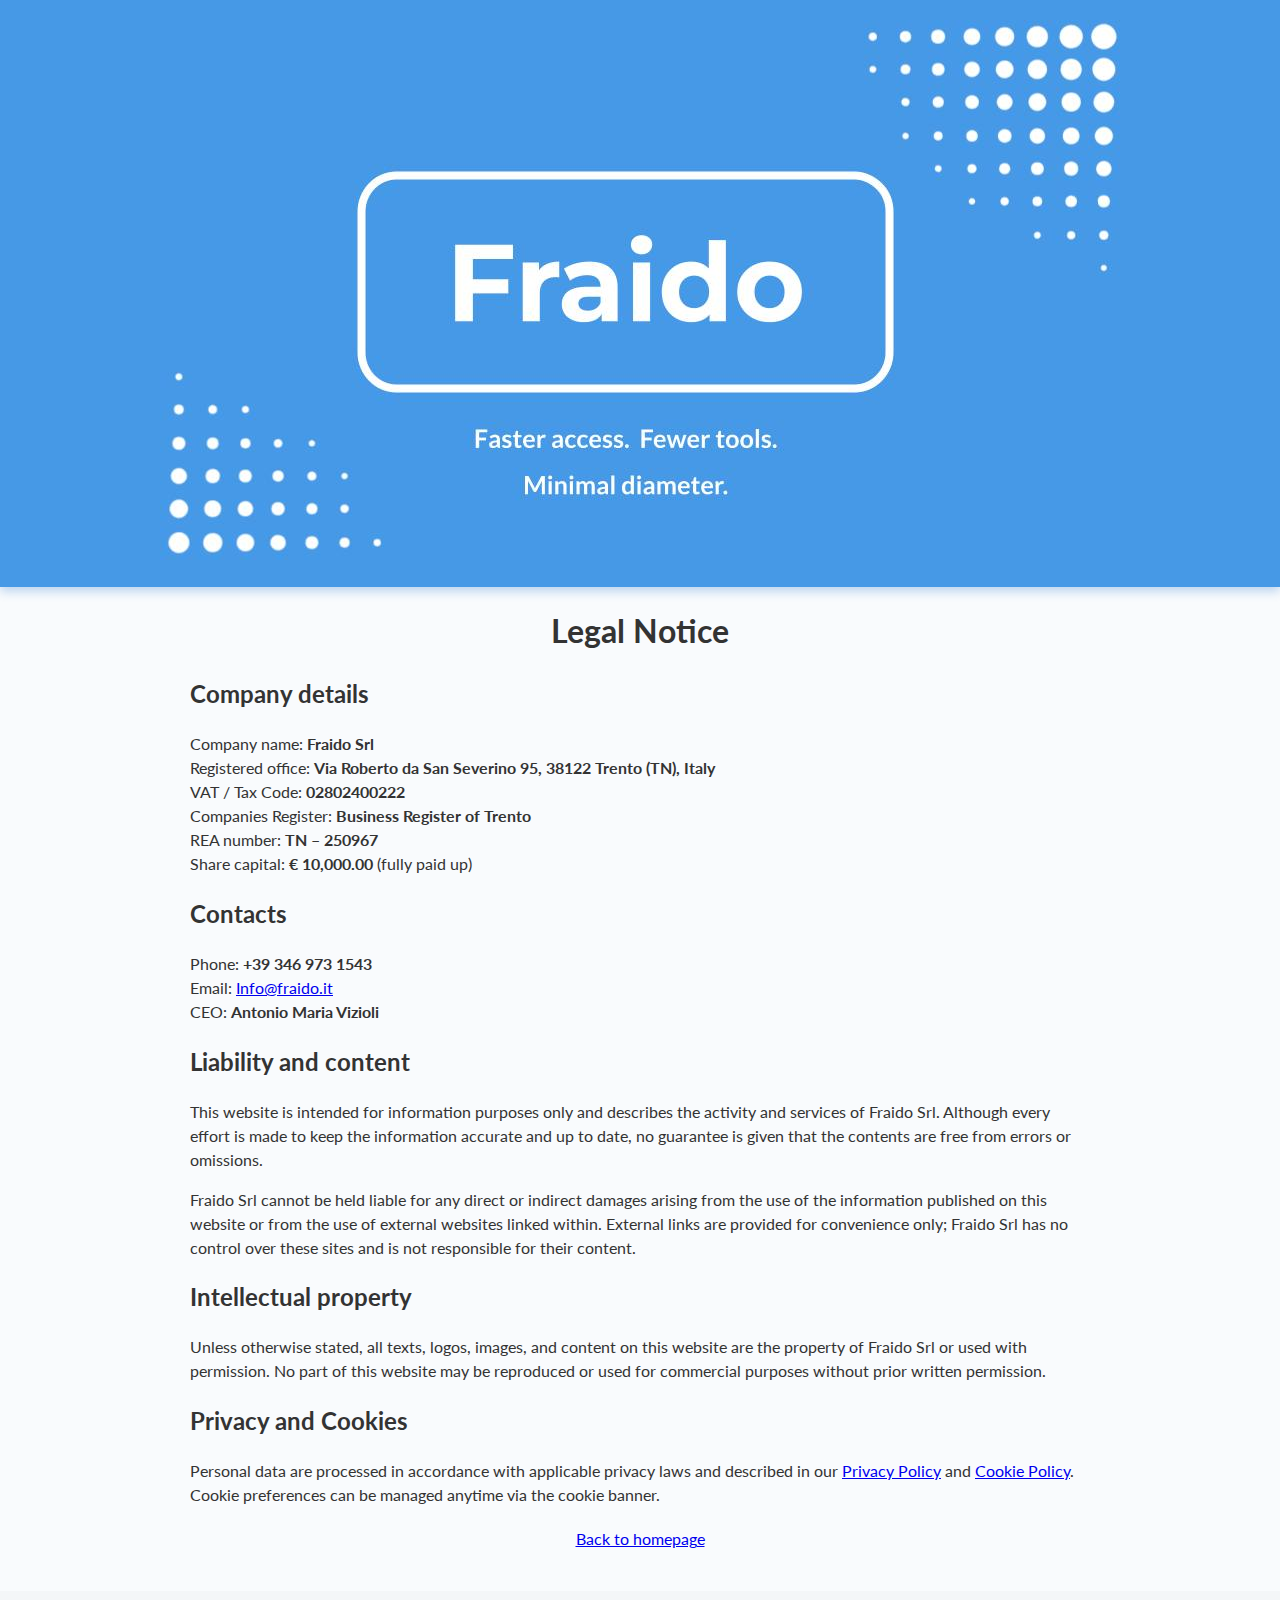
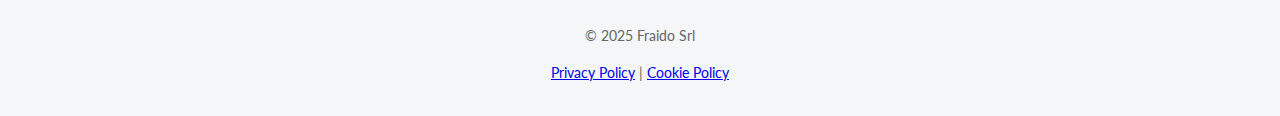
<file: note-legali.html>
<!DOCTYPE html>
<html lang="en">
<head>
    <meta charset="UTF-8" />
    <title>Fraido – Legal Notice</title>
    <meta name="viewport" content="width=device-width, initial-scale=1" />
    <link rel="stylesheet" href="style.css?v=20251017" />
</head>
<body>
    <header>
        <img src="images/thumbnail.jpg" alt="Fraido logo" class="logo" id="logoFraido" />
    </header>

    <main style="max-width: 900px; margin: 20px auto; font-family: 'Lato', Arial, sans-serif; color: #333; line-height: 1.5;">
        <h1 style="text-align: center; margin-top: 0;">Legal Notice</h1>

        <section>
            <h2>Company details</h2>
            <p>
                Company name: <strong>Fraido Srl</strong><br />
                Registered office: <strong>Via Roberto da San Severino 95, 38122 Trento (TN), Italy</strong><br />
                VAT / Tax Code: <strong>02802400222</strong><br />
                Companies Register: <strong>Business Register of Trento</strong><br />
                REA number: <strong>TN – 250967</strong><br />
                Share capital: <strong>€ 10,000.00</strong> (fully paid up)
            </p>
        </section>

        <section>
            <h2>Contacts</h2>
            <p>
                Phone: <strong>+39 346 973 1543</strong><br />
                Email: <a href="mailto:Info@fraido.it">Info@fraido.it</a><br />
                CEO: <strong>Antonio Maria Vizioli</strong>
            </p>
        </section>

        <section>
            <h2>Liability and content</h2>
            <p>
                This website is intended for information purposes only and describes the activity
                and services of Fraido Srl. Although every effort is made to keep the information
                accurate and up to date, no guarantee is given that the contents are free from
                errors or omissions.
            </p>
            <p>
                Fraido Srl cannot be held liable for any direct or indirect damages arising from
                the use of the information published on this website or from the use of external
                websites linked within. External links are provided for convenience only; Fraido
                Srl has no control over these sites and is not responsible for their content.
            </p>
        </section>

        <section>
            <h2>Intellectual property</h2>
            <p>
                Unless otherwise stated, all texts, logos, images, and content on this website
                are the property of Fraido Srl or used with permission. No part of this website
                may be reproduced or used for commercial purposes without prior written permission.
            </p>
        </section>

        <section>
            <h2>Privacy and Cookies</h2>
            <p>
                Personal data are processed in accordance with applicable privacy laws and described
                in our <a href="https://www.iubenda.com/privacy-policy/38902956" target="_blank" rel="noopener noreferrer">Privacy Policy</a>
                and <a href="https://www.iubenda.com/privacy-policy/38902956/cookie-policy" target="_blank" rel="noopener noreferrer">Cookie Policy</a>.
                Cookie preferences can be managed anytime via the cookie banner.
            </p>
        </section>

        <div style="text-align: center; margin-top: 20px;">
            <a href="index.html">Back to homepage</a>
        </div>
    </main>

    <footer style="text-align:center; margin-top: 40px;">
        <p>&copy; 2025 Fraido Srl</p>
        <p>
            <a href="https://www.iubenda.com/privacy-policy/38902956" class="iubenda-white iubenda-noiframe iubenda-embed" title="Privacy Policy">Privacy Policy</a>
            <script type="text/javascript">
                (function (w,d) {
                    var loader = function () {
                        var s = d.createElement("script"),
                            tag = d.getElementsByTagName("script")[0];
                        s.src="https://cdn.iubenda.com/iubenda.js";
                        tag.parentNode.insertBefore(s,tag);
                    };
                    if(w.addEventListener){
                        w.addEventListener("load", loader, false);
                    }else if(w.attachEvent){
                        w.attachEvent("onload", loader);
                    }else{
                        w.onload = loader;
                    }
                })(window, document);
            </script>
            |
            <a href="https://www.iubenda.com/privacy-policy/38902956/cookie-policy" class="iubenda-white iubenda-noiframe iubenda-embed" title="Cookie Policy">Cookie Policy</a>
        </p>
    </footer>
</body>
</html>
</file>
<file: style.css>
/* Importa font moderno da Google Fonts */
@import url('https://fonts.googleapis.com/css2?family=Inter:wght@400;600&display=swap');
@import url('https://fonts.googleapis.com/css2?family=Montserrat:wght@600&display=swap');
@import url('https://fonts.googleapis.com/css2?family=Lato:wght@400;700&display=swap');
@import url('https://fonts.googleapis.com/css2?family=Lato:wght@100&display=swap');



body {
    font-family: 'Lato', Arial, sans-serif;
    margin: 0;
    padding: 0;
    background: #f9fbfd;
    color: #333;
    line-height: 1.6;
}

header {
    background: linear-gradient(135deg, #4699e6, #4699e6);
    color: white;
    padding: 20px;
    text-align: center;
    box-shadow: 0 4px 10px rgba(33, 115, 204, 0.3);
    position: relative;
    z-index: 1000;
}

@media (max-width: 600px) {
  .logo {
    width: 90vw;         /* il logo occuperà il 90% della larghezza schermo */
    max-width: 280px;    /* dimensione massima */
    min-width: 80px;     /* opzionale: dimensione minima */
    display: block;
    margin: 0 auto;
  }
  header {
    padding: 10px 0;     /* padding ridotto su mobile */
  }
}


.logo.scrolled {
    position: fixed;
    top: 20px;
    right: 30px;
    width: 120px;
    box-shadow: 0 4px 15px rgba(33, 115, 204, 0.6);
    border-radius: 8px;
}

.side-logo {
  position: fixed;
  top: 24px;
  right: 24px;
  width: 120px;
  opacity: 0;
  pointer-events: none;
  transition: opacity 0.3s;
  z-index: 1200;
}

.side-logo.visible {
  opacity: 1;
  pointer-events: auto;
}


nav ul {
    list-style: none;
    padding: 0;
    text-align: center;
}

nav ul li {
    display: inline-block;
    margin: 0 12px;
    font-weight: 600;
    cursor: pointer;
    transition: color 0.3s ease;
}

nav ul li:hover {
    color: #0052cc;
}

/* Accordion styles with transition and subtle shadow */
.accordion-label {
    font-family: 'Lato', Arial, sans-serif;
    font-weight: 600;
    font-size: 1.2rem; /* o misura a piacere */
    cursor: pointer;
    display: flex;
    align-items: center;
    background: #e1f0ff;
    margin: 8px 0;
    padding: 12px 15px;
    border-radius: 10px;
    box-shadow: 0 2px 8px rgba(33, 115, 204, 0.15);
    transition: background-color 0.3s ease, box-shadow 0.3s ease;
}

.accordion-label:hover {
    background-color: #cbe4ff;
    box-shadow: 0 4px 12px rgba(33, 115, 204, 0.3);
}

.arrow {
    width: 0; 
    height: 0; 
    margin-right: 15px;
    border-top: 8px solid transparent;
    border-bottom: 8px solid transparent; 
    border-left: 12px solid #2173cc;
    transition: transform 0.4s ease;
}

.accordion-checkbox:checked + .accordion-label .arrow {
    transform: rotate(90deg);
}

.accordion-content {
    max-height: 0;
    overflow: hidden;
    opacity: 0;
    transition: max-height 0.6s ease, opacity 0.6s ease, padding 0.4s ease;
    background: #f0f7ff;
    padding: 0 15px;
    border-radius: 0 0 10px 10px;
    box-shadow: inset 0 4px 6px rgba(33, 115, 204, 0.1);
    margin-bottom: 15px;
}

.accordion-checkbox:checked ~ .accordion-content {
    max-height: 1200px;
    opacity: 1;
    padding: 15px;
}

/*.accordion-item {
    text-align: left; /* Allinea testi e contenuti a sinistra 
    margin-top: 16px;
    margin-left: 10%;  /* Piccolo margine da sinistra per distanziare dal bordo 
    margin-right: 10%; /* Stessa distanza a destra per uniformità 
    width: 80%; /* Assicura che il contenitore non sia troppo largo 
} */

.accordion-item {
    border-bottom: 3px solid #7ea1d4;
    padding-bottom: 16px;
    margin-bottom: 16px;
    width: 80%;
    margin-left: auto;
    margin-right: auto;
}

/*.accordion-item:not(:last-child) {
    border-bottom: 3px solid #7ea1d4; /* linea più spessa e colore più marcato 
    margin-bottom: 16px;
    padding-bottom: 16px;
    width: 80%; /* linea più corta 
    margin-left: auto;
    margin-right: auto; /* centrata orizzontalmente 
}*/


.team-container {
    display: flex;
    gap: 25px;
    flex-wrap: wrap;
    justify-content: center;
    margin-top: 30px;
}

.team-member {
    flex: 1 1 45%;
    background: white;
    padding: 20px;
    border-radius: 15px;
    box-shadow: 0 8px 20px rgba(0, 0, 0, 0.05);
    text-align: center;
    transition: transform 0.3s ease;
}

.team-member:hover {
    transform: translateY(-10px);
    box-shadow: 0 12px 25px rgba(0, 0, 0, 0.1);
}

.team-photo {
    width: 130px;
    height: 130px;
    object-fit: cover;
    border-radius: 50%;
    margin-bottom: 15px;
    border: 4px solid #2173cc;
}

.advisors-list {
    display: flex;
    flex-direction: column;
    gap: 20px;
    max-width: 900px;
    margin: 40px auto;
}

.advisor {
    display: flex;
    align-items: center;
    gap: 20px;
    background: white;
    padding: 15px 20px;
    border-radius: 12px;
    box-shadow: 0 6px 18px rgba(33, 115, 204, 0.08);
    transition: box-shadow 0.3s ease;
}

.advisor:hover {
    box-shadow: 0 10px 25px rgba(33, 115, 204, 0.15);
}

.advisor-photo {
    width: 70px;
    height: 70px;
    object-fit: cover;
    border-radius: 50%;
    border: 3px solid #0052cc;
}

/* Footer */
footer {
    background: #f4f6f8;
    color: #666;
    text-align: center;
    padding: 18px 0;
    font-size: 0.9rem;
    margin-top: 40px;
}

/* Scroll reveal example */
[data-reveal] {
    opacity: 0;
    transform: translateY(30px);
    transition: opacity 0.6s ease, transform 0.6s ease;
}

[data-reveal].active {
    opacity: 1;
    transform: translateY(0);
}

.video-responsive {
  position: relative;
  width: 100%;
  padding-bottom: 56.25%; /* 16:9 ratio */
  height: 0;
  overflow: hidden;
  border-radius: 10px; /* opzionale, per uniformità */
}
.video-responsive iframe {
  position: absolute;
  top: 0;
  left: 0;
  width: 100%;
  height: 100%;
  border: 0;
}

.gif-animata {
    display: block;
    max-width: 100%;
    height: auto;
    margin: 20px auto;
    border-radius: 10px; /* opzionale, per uniformità */
    box-shadow: 0 4px 12px rgba(33, 115, 204, 0.2);
    object-fit: contain;
}

@media (max-width: 600px) {
  .advisors-list {
    padding-left: 5px;
    padding-right: 5px;
    max-width: 100%;
  }

  .advisor {
    flex-direction: column;
    align-items: flex-start;
    gap: 10px;
    padding: 10px 6px;
    word-break: break-word;
  }

  .advisor-photo {
    width: 60px;
    height: 60px;
  }

  .advisor h3, 
  .advisor p {
    word-break: break-word;
    font-size: 1rem;
    overflow-wrap: break-word;
    word-break: break-word;
  }
}
</file>
